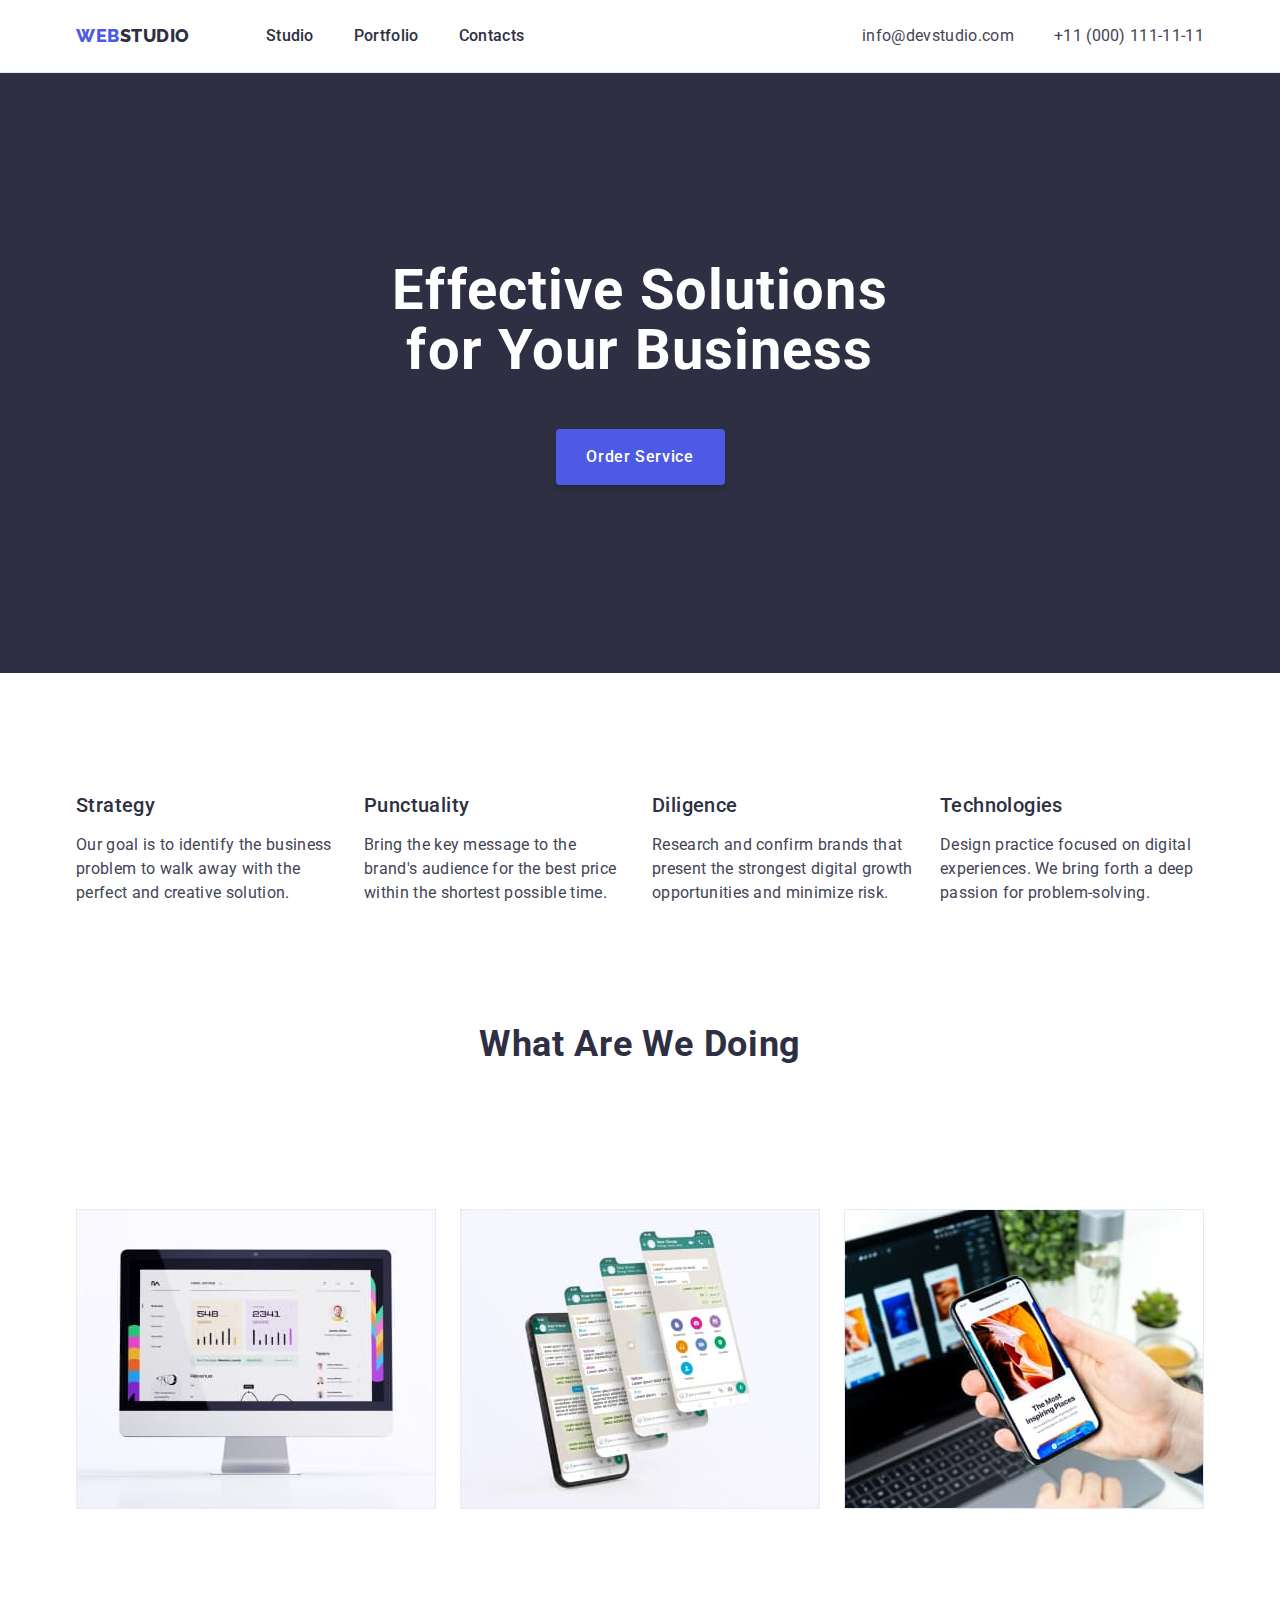
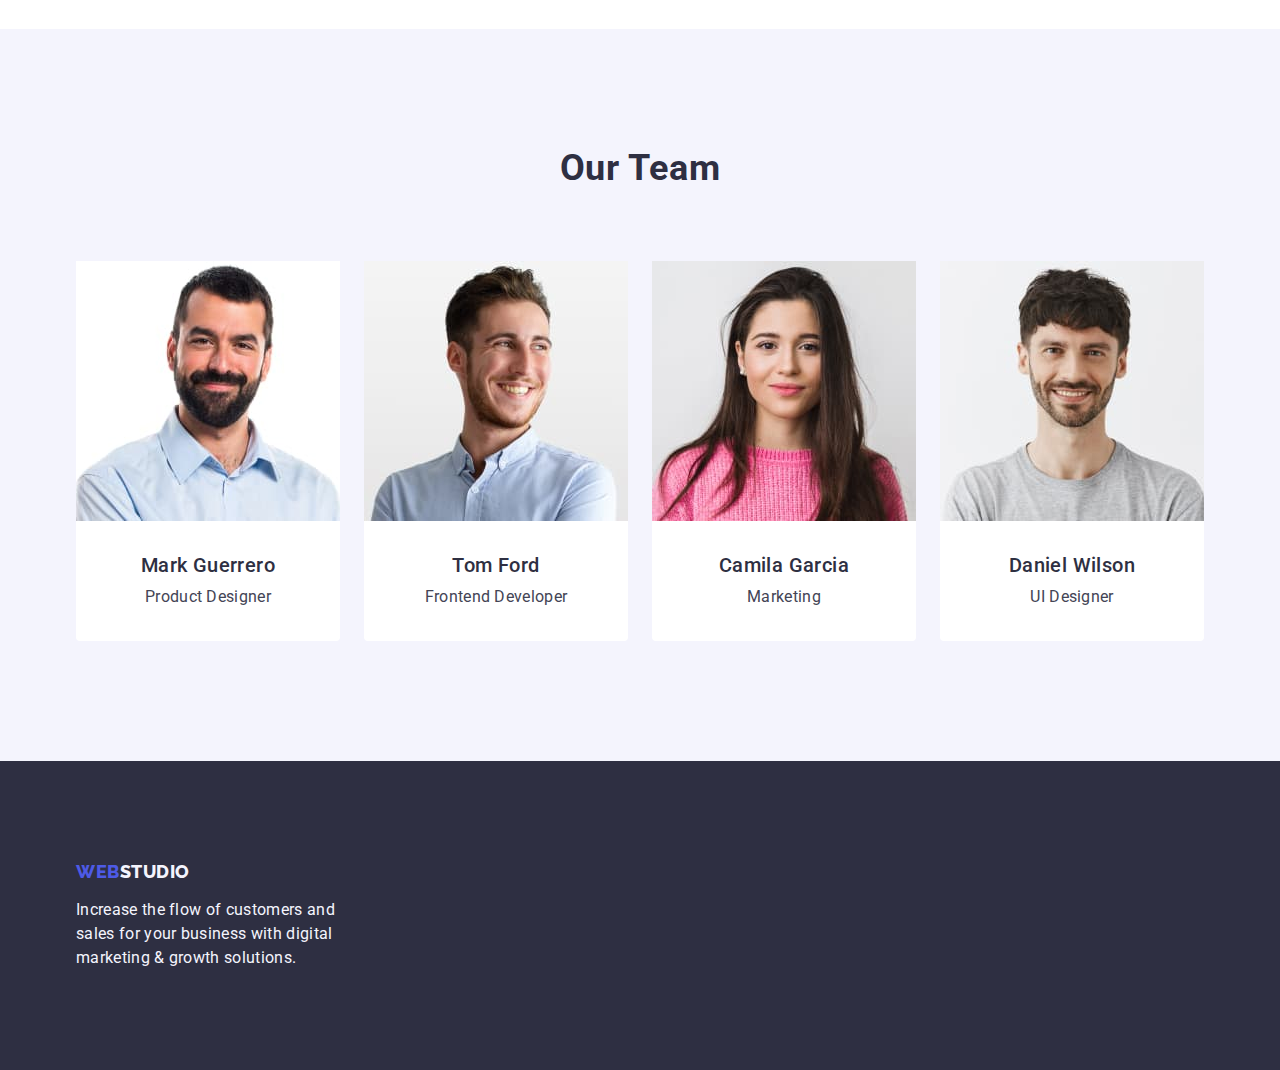
<file: index.html>
<!DOCTYPE html>
<html lang="en">
  <head>
    <meta charset="UTF-8" />
    <meta http-equiv="X-UA-Compatible" content="IE=edge" />
    <meta name="viewport" content="width=device-width, initial-scale=1.0" />
    <title>WebStudio</title>
    <link rel="preconnect" href="https://fonts.googleapis.com" />
    <link rel="preconnect" href="https://fonts.gstatic.com" crossorigin />
    <link
      href="https://fonts.googleapis.com/css2?family=Raleway:wght@700&family=Roboto:wght@400;500&display=swap"
      rel="stylesheet"
    />
    <link
      href="https://cdnjs.cloudflare.com/ajax/libs/modern-normalize/2.0.0/modern-normalize.min.css"
      rel="stylesheet"
    />
    <link rel="stylesheet" href="./css/style.css" />
  </head>
  <body>
    <!--Шапка сайту-->
    <header class="page-header">
      <div class="container heder-conteiner">
        <nav class="navigation">
          <a href="./index.html" class="nav-item link"
            >Web<span class="logo">Studio</span></a
          >

          <ul class="site-nav list">
            <li class="site-nave-page">
              <a href="./index.html" class="site-nav-item link">Studio</a>
            </li>
            <li class="site-nave-page">
              <a href="./portfolio.html" class="site-nav-item link"
                >Portfolio</a
              >
            </li>
            <li class="site-nave-page">
              <a href="" class="site-nav-item link">Contacts</a>
            </li>
          </ul>
        </nav>

        <address class="adress-nav">
          <ul class="address-list list">
            <li>
              <a href="mailto:info@devstudio.com" class="adress-item link"
                >info@devstudio.com</a
              >
            </li>
            <li>
              <a href="tel:+110001111111" class="adress-item link"
                >+11 (000) 111-11-11</a
              >
            </li>
          </ul>
        </address>
      </div>
    </header>
    <main>
      <!--CЕКЦИЯ HERO-->
      <section class="hero">
        <div class="container hero-container">
          <h1 class="hero-title">Effective Solutions for Your Business</h1>
          <button type="button" class="btn-hero">Order Service</button>
        </div>
      </section>
      <!--CЕКЦИЯ ІНФО-->
      <section class="info">
        <div class="container container-info">
          <h2 class="title-info visually-hidden">Info</h2>
          <ul class="list-info list">
            <li class="post-cats">
              <h3 class="post-cats-title">Strategy</h3>
              <p class="post-cats-text">
                Our goal is to identify the business problem to walk away with
                the perfect and creative solution.
              </p>
            </li>
            <li class="post-cats">
              <h3 class="post-cats-title">Punctuality</h3>
              <p class="post-cats-text">
                Bring the key message to the brand's audience for the best price
                within the shortest possible time.
              </p>
            </li>
            <li class="post-cats">
              <h3 class="post-cats-title">Diligence</h3>
              <p class="post-cats-text">
                Research and confirm brands that present the strongest digital
                growth opportunities and minimize risk.
              </p>
            </li>
            <li class="post-cats">
              <h3 class="post-cats-title">Technologies</h3>
              <p class="post-cats-text">
                Design practice focused on digital experiences. We bring forth a
                deep passion for problem-solving.
              </p>
            </li>
          </ul>
        </div>
      </section>
      <!--CЕКЦИЯ OUR WORK-->
      <section class="our-work">
        <div class="container our-work-container">
          <h2 class="our-work-title">What are we doing</h2>
          <ul class="our-work-list list">
            <li class="our-work-item">
              <img src="./images/monitor.jpg" alt="monitor" width="360" />
            </li>
            <li class="our-work-item">
              <img src="./images/screen.jpg" alt="screen" width="360" />
            </li>
            <li class="our-work-item">
              <img src="./images/fone.jpg" alt="fone" width="360" />
            </li>
          </ul>
        </div>
      </section>
      <!--СЕКЦИЯ OUR TEAM-->
      <section class="section-team">
        <div class="container">
          <h2 class="team-title">Our Team</h2>
          <ul class="team-list list">
            <li class="team-block list">
              <img
                src="./images/our-team/mark-guererro.jpg"
                alt="mark-guererro"
                width="264"
                class="team-img"
              />
              <div class="team-name">
                <h3 class="team-subtitle">Mark Guerrero</h3>
                <p class="team-text">Product Designer</p>
              </div>
            </li>
            <li class="team-block list">
              <img
                src="./images/our-team/tom-ford.jpg"
                alt="tom-ford"
                width="264"
                class="team-img"
              />
              <div class="team-name">
                <h3 class="team-subtitle">Tom Ford</h3>
                <p class="team-text">Frontend Developer</p>
              </div>
            </li>
            <li class="team-block list">
              <img
                src="./images/our-team/camila-garsia.jpg"
                alt="camila-garsia"
                width="264"
                class="team-img"
              />
              <div class="team-name">
                <h3 class="team-subtitle">Camila Garcia</h3>
                <p class="team-text">Marketing</p>
              </div>
            </li>
            <li class="team-block list">
              <img
                src="./images/our-team/daniel-wilson.jpg"
                alt="daniel-wilson"
                width="264"
                class="team-img"
              />
              <div class="team-name">
                <h3 class="team-subtitle">Daniel Wilson</h3>
                <p class="team-text">UI Designer</p>
              </div>
            </li>
          </ul>
        </div>
      </section>
    </main>
    <!--ФУТЕР-->
    <footer class="footer">
      <div class="container">
        <a href="./index.html" class="nav-item-footer link"
          >Web<span class="logo-footer">Studio</span></a
        >
        <p class="footer-text">
          Increase the flow of customers and sales for your business with
          digital marketing & growth solutions.
        </p>
      </div>
    </footer>
  </body>
</html>
</file>
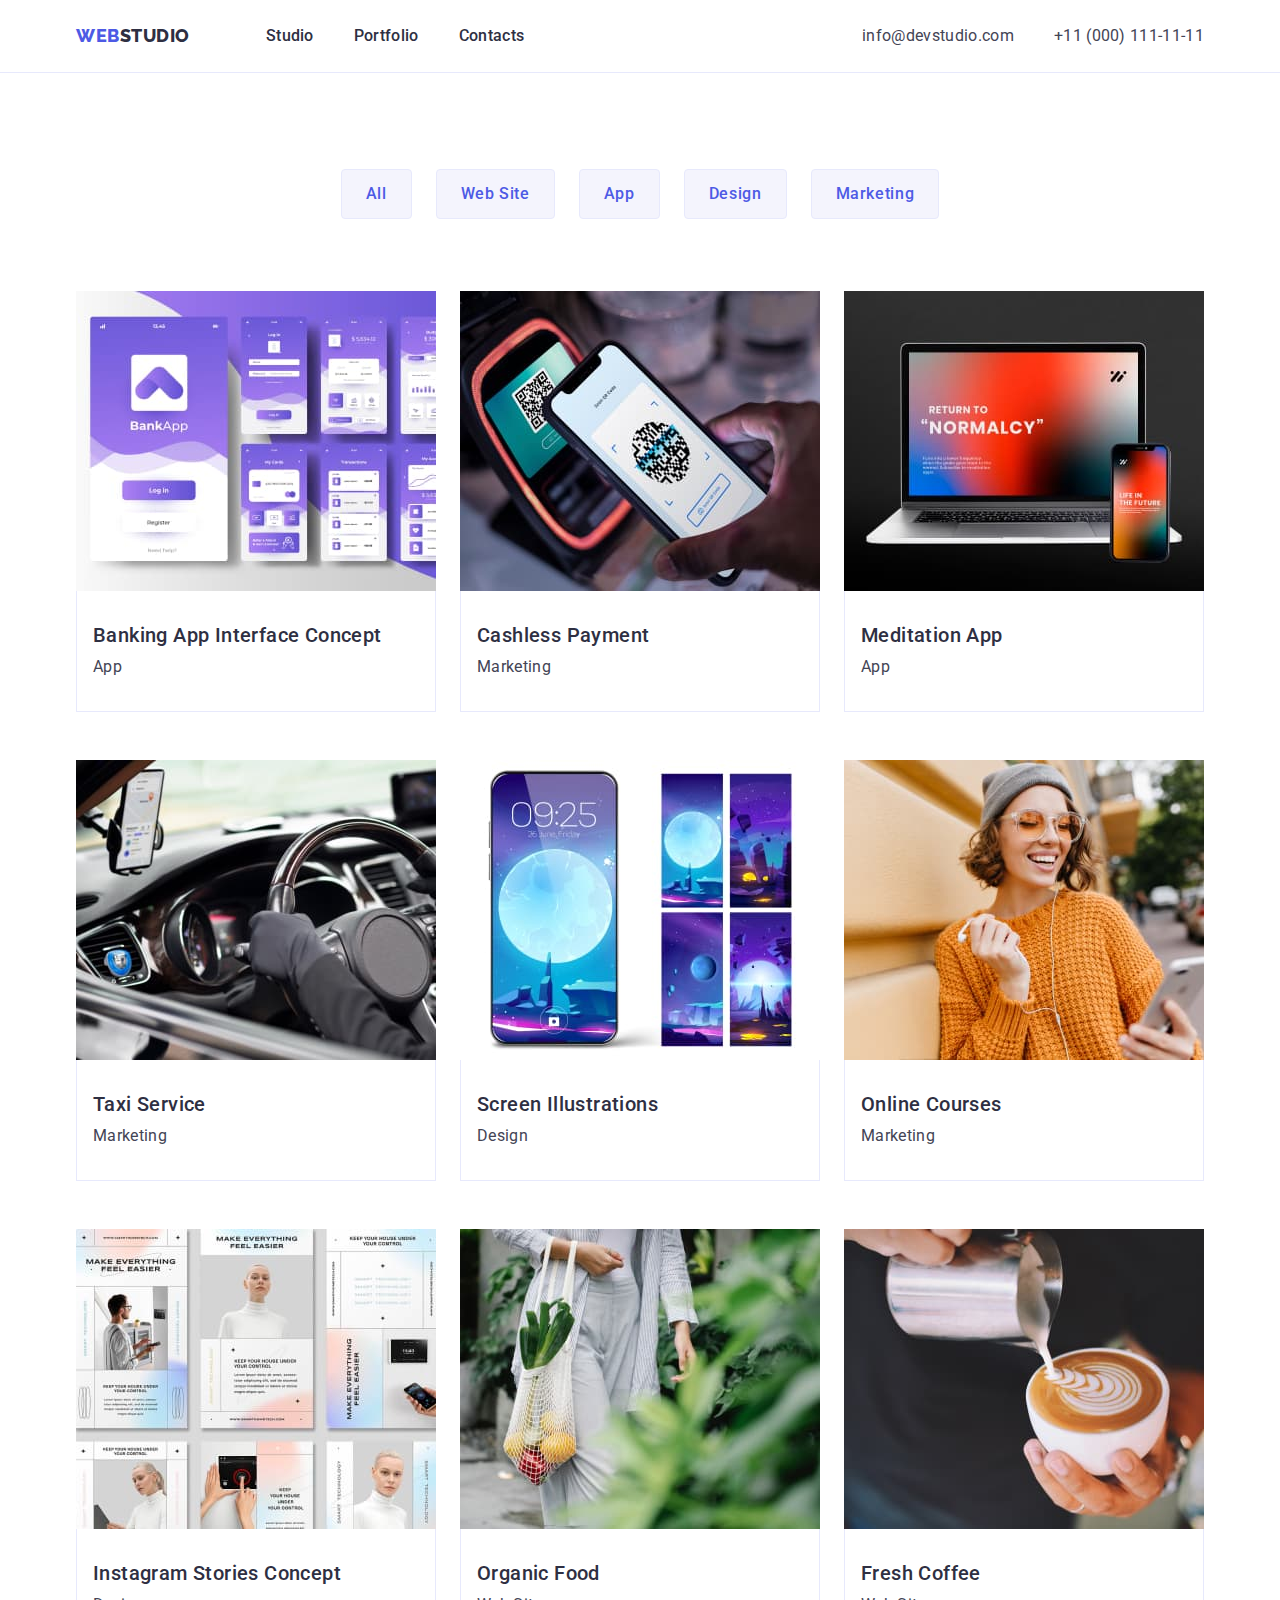
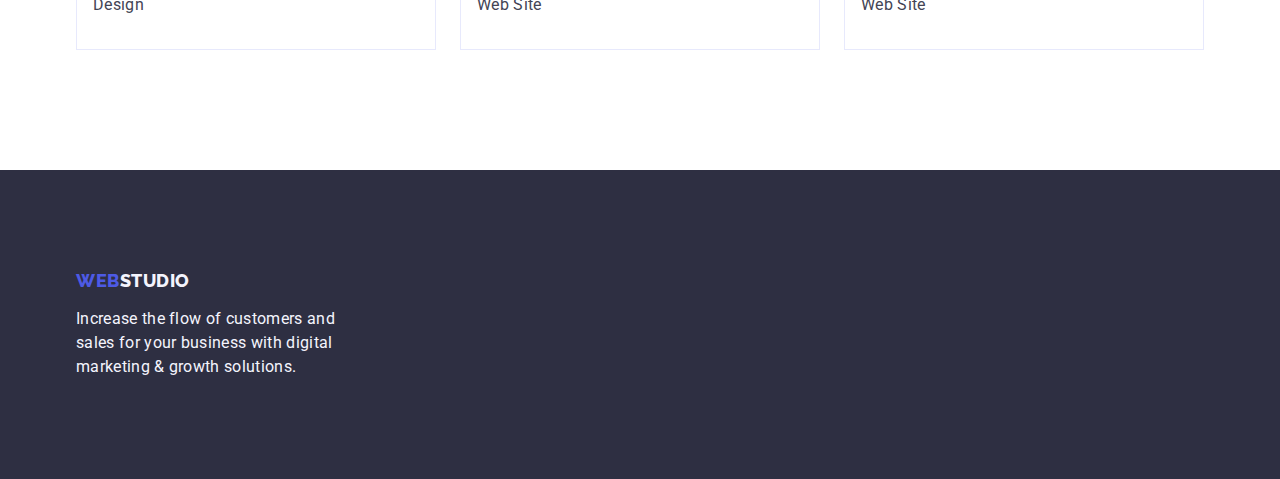
<file: portfolio.html>
<!DOCTYPE html>
<html lang="en">
  <head>
    <meta charset="UTF-8" />
    <meta http-equiv="X-UA-Compatible" content="IE=edge" />
    <meta name="viewport" content="width=device-width, initial-scale=1.0" />
    <title>Portfolio</title>
    <link rel="preconnect" href="https://fonts.googleapis.com" />
    <link rel="preconnect" href="https://fonts.gstatic.com" crossorigin />
    <link
      href="https://fonts.googleapis.com/css2?family=Raleway:wght@700&family=Roboto:wght@400;500&display=swap"
      rel="stylesheet"
    />
    <link
      href="https://cdnjs.cloudflare.com/ajax/libs/modern-normalize/2.0.0/modern-normalize.min.css"
      rel="stylesheet"
    />
    <link rel="stylesheet" href="./css/style.css" />
  </head>
  <body>
    <header class="page-header">
      <div class="container heder-conteiner">
        <nav class="navigation">
          <a href="./index.html" class="nav-item link"
            >Web<span class="logo">Studio</span></a
          >
          <ul class="site-nav list">
            <li class="site-nave-page">
              <a href="./index.html" class="site-nav-item link">Studio</a>
            </li>
            <li class="site-nave-page">
              <a href="./portfolio.html" class="site-nav-item link"
                >Portfolio</a
              >
            </li>
            <li class="site-nave-page">
              <a href="" class="site-nav-item link"> Contacts </a>
            </li>
          </ul>
        </nav>
        <address class="adress-nav">
          <ul class="address-list list">
            <li>
              <a href="mailto:info@devstudio.com" class="adress-item link"
                >info@devstudio.com</a
              >
            </li>
            <li>
              <a href="tel:+110001111111" class="adress-item link"
                >+11 (000) 111-11-11</a
              >
            </li>
          </ul>
        </address>
      </div>
    </header>
    <main>
      <section class="navigation-portfolio">
        <div class="container">
          <h1 hidden>Navigation</h1>

          <ul class="list-navigation list">
            <li class="btn-item">
              <button type="button" class="btn-navigation">All</button>
            </li>
            <li class="btn-item">
              <button type="button" class="btn-navigation">Web Site</button>
            </li>
            <li class="btn-item">
              <button type="button" class="btn-navigation">App</button>
            </li>
            <li class="btn-item">
              <button type="button" class="btn-navigation">Design</button>
            </li>
            <li class="btn-item">
              <button type="button" class="btn-navigation">Marketing</button>
            </li>
          </ul>
          <ul class="portfolio-list list">
            <li class="portfolio-item">
              <a class="link" href="">
                <img
                  src="./images/portfolio/bankng-app.jpg"
                  alt="bankng app"
                  height="300"
                  width="360"
                  class="portfolio-img"
                />
                <div class="portfolio-item-block">
                  <h2 class="portfolio-title">Banking App Interface Concept</h2>
                  <p class="portfolio-text">App</p>
                </div>
              </a>
            </li>
            <li class="portfolio-item">
              <a class="link" href="">
                <img
                  src="./images/portfolio/payment.jpg"
                  alt="cashless payment"
                  height="300"
                  width="360"
                  class="portfolio-img"
                />
                <div class="portfolio-item-block">
                  <h2 class="portfolio-title">Cashless Payment</h2>
                  <p class="portfolio-text">Marketing</p>
                </div>
              </a>
            </li>
            <li class="portfolio-item">
              <a class="link" href="">
                <img
                  src="./images/portfolio/meditation-app.jpg"
                  alt="meditation app"
                  height="300"
                  width="360"
                  class="portfolio-img"
                />
                <div class="portfolio-item-block">
                  <h2 class="portfolio-title">Meditation App</h2>
                  <p class="portfolio-text">App</p>
                </div>
              </a>
            </li>
            <li class="portfolio-item">
              <a class="link" href="">
                <img
                  src="./images/portfolio/taxi-servise.jpg"
                  alt="taxi service"
                  height="300"
                  width="360"
                  class="portfolio-img"
                />
                <div class="portfolio-item-block">
                  <h2 class="portfolio-title">Taxi Service</h2>
                  <p class="portfolio-text">Marketing</p>
                </div>
              </a>
            </li>
            <li class="portfolio-item">
              <a class="link" href="">
                <img
                  src="./images/portfolio/screen.jpg"
                  alt="screen"
                  height="300"
                  width="360"
                  class="portfolio-img"
                />
                <div class="portfolio-item-block">
                  <h2 class="portfolio-title">Screen Illustrations</h2>
                  <p class="portfolio-text">Design</p>
                </div>
              </a>
            </li>
            <li class="portfolio-item">
              <a class="link" href="">
                <img
                  src="./images/portfolio/online-courses.jpg"
                  alt="online courses"
                  height="300"
                  width="360"
                  class="portfolio-img"
                />
                <div class="portfolio-item-block">
                  <h2 class="portfolio-title">Online Courses</h2>
                  <p class="portfolio-text">Marketing</p>
                </div>
              </a>
            </li>
            <li class="portfolio-item">
              <a class="link" href="">
                <img
                  src="./images/portfolio/instagram-stories.jpg"
                  alt="instagram stories concept"
                  height="300"
                  width="360"
                  class="portfolio-img"
                />
                <div class="portfolio-item-block">
                  <h2 class="portfolio-title">Instagram Stories Concept</h2>
                  <p class="portfolio-text">Design</p>
                </div>
              </a>
            </li>
            <li class="portfolio-item">
              <a class="link" href="">
                <img
                  src="./images/portfolio/organic-food.jpg"
                  alt="organic food"
                  height="300"
                  width="360"
                  class="portfolio-img"
                />
                <div class="portfolio-item-block">
                  <h2 class="portfolio-title">Organic Food</h2>
                  <p class="portfolio-text">Web Site</p>
                </div>
              </a>
            </li>
            <li class="portfolio-item">
              <a class="link" href="">
                <img
                  src="./images/portfolio/fresh-cofee.jpg"
                  alt="fresh coffee"
                  height="300"
                  width="360"
                  class="portfolio-img"
                />
                <div class="portfolio-item-block">
                  <h2 class="portfolio-title">Fresh Coffee</h2>
                  <p class="portfolio-text">Web Site</p>
                </div>
              </a>
            </li>
          </ul>
        </div>
      </section>
    </main>
    <footer class="footer">
      <div class="container">
        <a href="./index.html" class="nav-item-footer link"
          >Web<span class="logo-footer">Studio</span></a
        >
        <p class="footer-text">
          Increase the flow of customers and sales for your business with
          digital marketing & growth solutions.
        </p>
      </div>
    </footer>
  </body>
</html>
</file>
<file: css/style.css>
.list {
  list-style: none;
}

.link {
  text-decoration: none;
}

:root {
  --first-title-color: #ffffff;
  --title-our-work-color: #2e2f42;
  --logo-color: #2e2f42;
  --background-color-btn: #f4f4fd;
  --portfolio-btn-color: #e7e9fc;
}
body {
  font-family: 'Roboto', sans-serif;
  color: #434455;
  background-color: #ffffff;
}

ul {
  margin: 0;
  padding: 0;
}

p,
h1,
h2,
h3 {
  margin: 0;
}

img {
  display: block;
}

.page-header {
  border-bottom: 1px solid #e7e9fc;
}

.heder-conteiner {
  display: flex;
}

.container {
  width: 1158px;
  padding-left: 15px;
  padding-right: 15px;
  margin: 0 auto;
}

.logo {
  font-family: 'Raleway', sans-serif;
  font-weight: 800;
  font-size: 18px;
  line-height: 1.17;
  letter-spacing: 0.03em;
  text-transform: uppercase;
  color: var(--logo-color);
}

.navigation {
  display: flex;
  align-items: center;
}

.site-nav-item {
  padding: 24px 0;
}

.adress-conteiner {
  display: flex;
  margin-left: auto;
}

.nav-item {
  font-family: 'Raleway', sans-serif;
  font-style: normal;
  font-weight: 800;
  font-size: 18px;
  line-height: 1.17;
  /* identical to box height, or 117% */
  letter-spacing: 0.03em;
  text-transform: uppercase;
  color: #4d5ae5;
  margin-right: 76px;
}

.site-nav {
  display: flex;
  gap: 40px;
  align-items: center;
  padding-top: 24px;
  padding-bottom: 24px;
}

.site-nav-item {
  font-weight: 500;
  font-size: 16px;
  line-height: 1.5;
  letter-spacing: 0.02em;
  color: #2e2f42;
}

.site-nav-item:hover,
.site-nav-item:focus {
  color: #404bbf;
}

.adress-nav {
  display: flex;
  font-style: normal;
  margin-left: auto;
  align-items: center;
}
.address-list {
  display: flex;
  gap: 40px;
}
.adress-item {
  font-size: 16px;
  line-height: 1.5;
  letter-spacing: 0.02em;
  color: #434455;
  font-style: normal;
}

.adress-item:hover,
.adress-item:focus {
  color: #404bbf;
}

.hero {
  background: #2e2f42;
  padding: 188px 0;
}

.hero-title {
  font-size: 56px;
  line-height: 1.07;
  text-align: center;
  letter-spacing: 0.02em;
  color: var(--first-title-color);
  max-width: 496px;
  margin-left: auto;
  margin-right: auto;
}
.btn-hero {
  display: block;
  font-family: 'Roboto', sans-serif;
  min-width: 169px;
  height: 56px;
  background: #4d5ae5;
  box-shadow: 0px 4px 4px rgba(0, 0, 0, 0.15);
  border-radius: 4px;
  cursor: pointer;
  font-weight: 500;
  font-size: 16px;
  line-height: 1.5;
  /* identical to box height, or 150% */
  align-items: center;
  letter-spacing: 0.04em;
  color: #ffffff;
  margin-top: 48px;
  margin-left: auto;
  margin-right: auto;
  border: none;
}

.btn-hero:hover,
.btn-hero:focus {
  background-color: #404bbf;
}
/*INFO--------*/

.info {
  padding: 120px 0;
}

.visually-hidden {
  position: absolute;
  width: 1px;
  height: 1px;
  margin: -1px;
  border: 0;
  padding: 0;

  white-space: nowrap;
  clip-path: inset(100%);
  clip: rect(0 0 0 0);
  overflow: hidden;
}

.container-info {
  display: flex;
}

.list-info {
  display: flex;
  gap: 24px;
}

.post-cats-title {
  font-weight: 500;
  font-size: 20px;
  line-height: 1.2;
  /* identical to box height, or 120% */
  letter-spacing: 0.02em;
  color: #2e2f42;
  margin-bottom: 8px;
}

.post-cats-text {
  min-width: 264px;
  font-size: 16px;
  line-height: 1.5;
  /* or 150% */
  letter-spacing: 0.02em;
  color: #434455;
  padding-top: 8px;
}

/*our-work-container*/

.our-work {
  padding-bottom: 120px;
}

.our-work-title {
  font-size: 36px;
  line-height: 1.11;
  /* identical to box height, or 111% */
  text-align: center;
  letter-spacing: 0.02em;
  text-transform: capitalize;
  color: var(--title-our-work-color);
  padding-bottom: 72px;
  margin-bottom: 72px;
}

.our-work-list {
  display: flex;
  gap: 24px;
}

.section-team {
  background: #f4f4fd;
  padding-top: 120px;
  padding-bottom: 120px;
}

.team-block {
  background-color: #ffffff;
  width: calc((100% - 72px) / 4);
  border-radius: 0px 0px 4px 4px;
}

.team-list {
  display: flex;
  gap: 24px;
}

.team-title {
  font-size: 36px;
  line-height: 1.11;
  text-align: center;
  letter-spacing: 0.02em;
  text-transform: capitalize;
  color: var(--title-our-work-color);
  margin-bottom: 72px;
}

.team-name {
  padding: 32px 16px;
}

.team-subtitle {
  font-weight: 500;
  font-size: 20px;
  line-height: 1.2;
  letter-spacing: 0.02em;
  color: #2e2f42;
  text-align: center;
  margin-bottom: 8px;
}

.team-text {
  font-size: 16px;
  line-height: 24px;
  /* identical to box height, or 150% */
  letter-spacing: 0.02em;
  color: #434455;
  text-align: center;
}

.logo-footer {
  font-family: 'Raleway', sans-serif;
  font-weight: 800;
  font-size: 18px;
  line-height: 1.17;
  /* identical to box height, or 117% */
  letter-spacing: 0.03em;
  text-transform: uppercase;
  color: #f4f4fd;
}

.footer-item {
  font-family: 'Raleway';
  font-weight: 800;
  font-size: 18px;
  line-height: 1.17;
  /* identical to box height, or 117% */
  letter-spacing: 0.03em;
  text-transform: uppercase;
  color: #f4f4fd;
}

.footer {
  background: #2e2f42;
  padding: 100px 0;
}

.footer-text {
  font-size: 16px;
  line-height: 1.5;
  letter-spacing: 0.02em;
  color: #f4f4fd;
  width: 264px;
}

.nav-item-footer {
  font-family: 'Raleway', sans-serif;
  font-style: normal;
  font-weight: 800;
  font-size: 18px;
  line-height: 1.17;
  /* identical to box height, or 117% */
  letter-spacing: 0.03em;
  text-transform: uppercase;
  color: #4d5ae5;
  display: inline-block;
  margin-bottom: 16px;
}

.btn-navigation {
  font-family: 'Roboto', sans-serif;
  font-weight: 500;
  font-size: 16px;
  line-height: 1.5;
  /* identical to box height, or 150% */
  display: flex;
  align-items: center;
  text-align: center;
  letter-spacing: 0.04em;
  color: #4d5ae5;
  cursor: pointer;
  background-color: var(--background-color-btn);
  padding: 12px 24px;
  border-radius: 4px;
  border: 1px solid var(--portfolio-btn-color);
}

.btn-navigation:hover,
.btn-navigation:focus {
  color: #ffffff;
  background: #404bbf;
  border: 1px solid transparent;
}

.list-nav {
  margin-left: 0 auto;
  margin-right: 0 auto;
  padding-top: 96px;
}

.list-navigation {
  display: flex;
  gap: 24px;
  justify-content: center;
  margin-bottom: 72px;
}

.portfolio-container {
  margin-top: 72px;
  margin-bottom: 120px;
}

.navigation-portfolio {
  display: flex;
  padding-top: 96px;
  padding-bottom: 120px;
}

.portfolio-item-block {
  padding: 32px 16px;
  border: 1px solid #e7e9fc;
  border-top: none;
}

.portfolio-list {
  display: flex;
  gap: 24px;
  flex-wrap: wrap;
  row-gap: 48px;
}

.portfolio-item {
  width: calc((100% - 48px) / 3);
}

.portfolio-title {
  font-weight: 500;
  font-size: 20px;
  line-height: 1.2;
  /* identical to box height, or 120% */
  letter-spacing: 0.02em;
  color: #2e2f42;
  margin-bottom: 8px;
}

.portfolio-text {
  font-size: 16px;
  line-height: 1.5;
  /* identical to box height, or 150% */
  letter-spacing: 0.02em;
  color: #434455;
}
</file>
